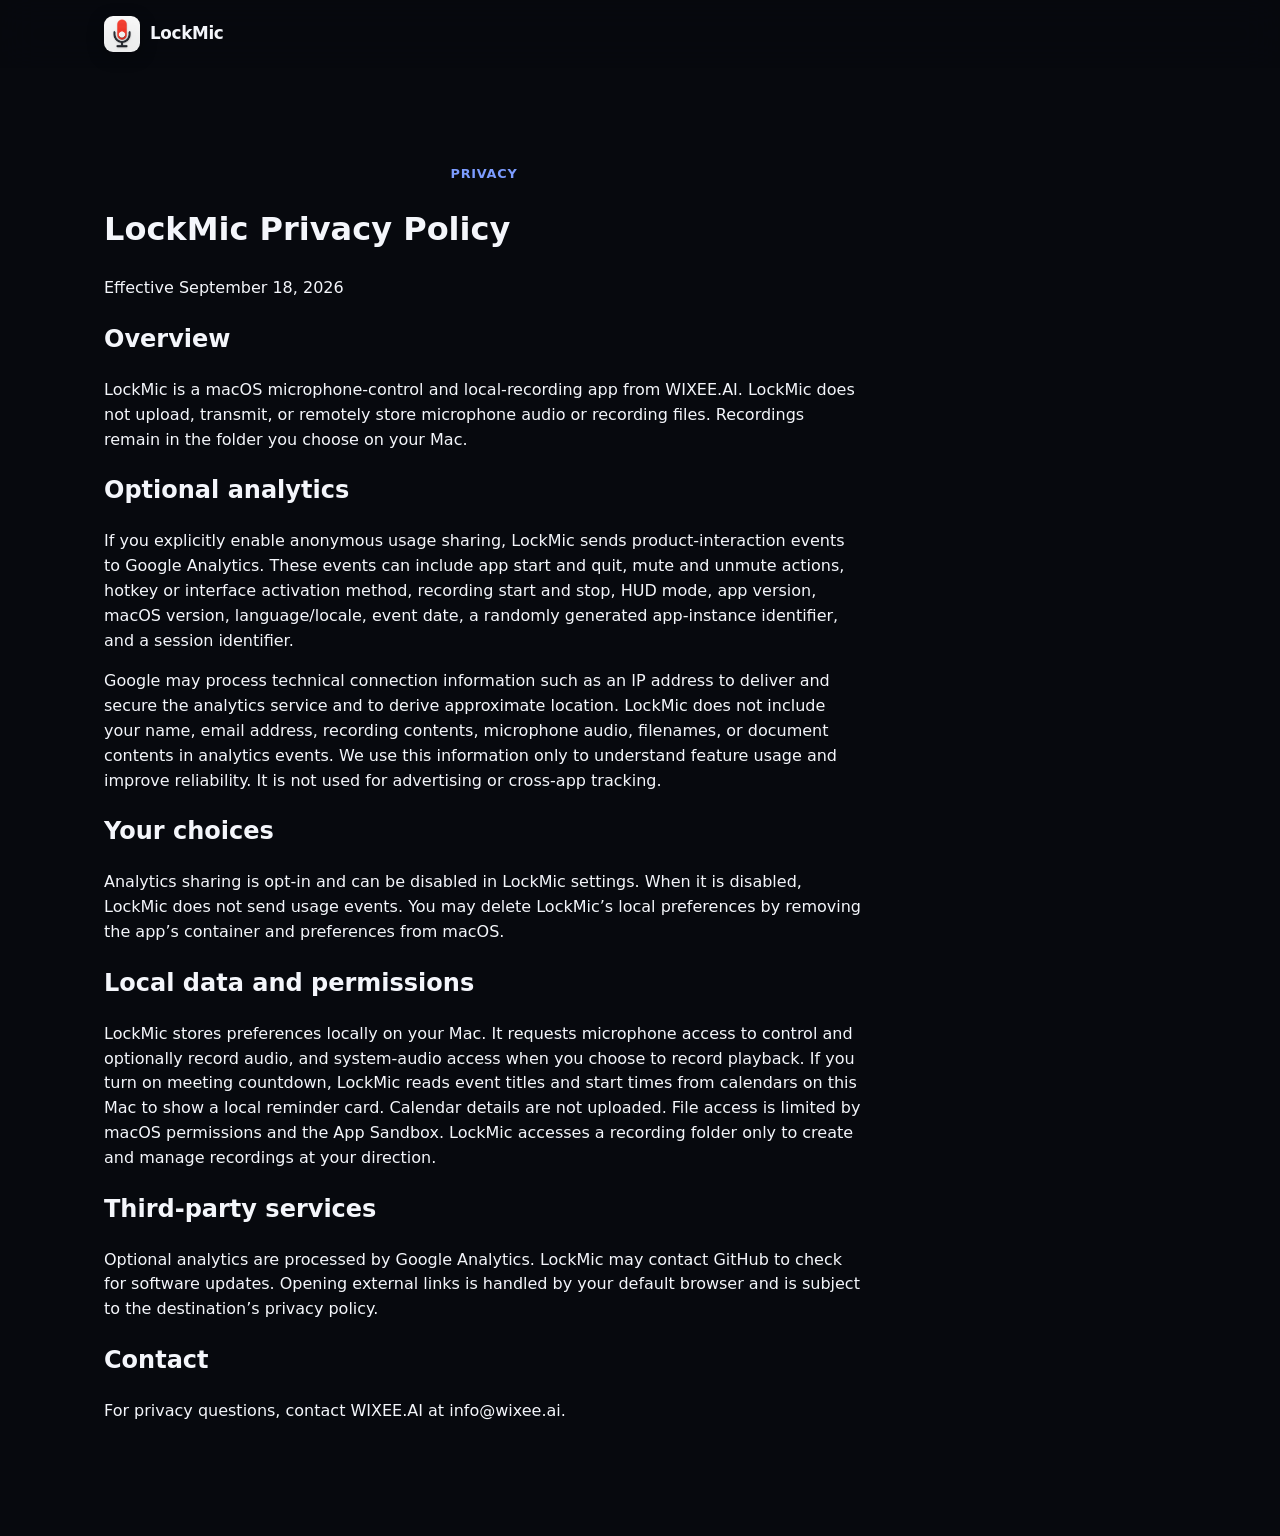
<file: website/public/privacy.html>
<!doctype html>
<html lang="en">
<head>
  <meta charset="utf-8" />
  <meta name="viewport" content="width=device-width, initial-scale=1" />
  <title>LockMic Privacy Policy</title>
  <meta name="description" content="Privacy policy for the LockMic macOS application." />
  <link rel="icon" href="assets/favicon-32-v2.png" sizes="32x32" />
  <link rel="stylesheet" href="styles.css" />
</head>
<body>
  <header class="nav">
    <div class="container nav-inner">
      <a class="brand" href="/" aria-label="LockMic home">
        <img src="assets/logo-v2.png" width="36" height="36" alt="LockMic logo" class="brand-logo" />
        <span class="brand-name">LockMic</span>
      </a>
    </div>
  </header>

  <main class="section">
    <div class="container" style="max-width: 760px">
      <p class="eyebrow">Privacy</p>
      <h1>LockMic Privacy Policy</h1>
      <p>Effective September 18, 2026</p>

      <h2>Overview</h2>
      <p>LockMic is a macOS microphone-control and local-recording app from WIXEE.AI. LockMic does not upload, transmit, or remotely store microphone audio or recording files. Recordings remain in the folder you choose on your Mac.</p>

      <h2>Optional analytics</h2>
      <p>If you explicitly enable anonymous usage sharing, LockMic sends product-interaction events to Google Analytics. These events can include app start and quit, mute and unmute actions, hotkey or interface activation method, recording start and stop, HUD mode, app version, macOS version, language/locale, event date, a randomly generated app-instance identifier, and a session identifier.</p>
      <p>Google may process technical connection information such as an IP address to deliver and secure the analytics service and to derive approximate location. LockMic does not include your name, email address, recording contents, microphone audio, filenames, or document contents in analytics events. We use this information only to understand feature usage and improve reliability. It is not used for advertising or cross-app tracking.</p>

      <h2>Your choices</h2>
      <p>Analytics sharing is opt-in and can be disabled in LockMic settings. When it is disabled, LockMic does not send usage events. You may delete LockMic’s local preferences by removing the app’s container and preferences from macOS.</p>

      <h2>Local data and permissions</h2>
      <p>LockMic stores preferences locally on your Mac. It requests microphone access to control and optionally record audio, and system-audio access when you choose to record playback. If you turn on meeting countdown, LockMic reads event titles and start times from calendars on this Mac to show a local reminder card. Calendar details are not uploaded. File access is limited by macOS permissions and the App Sandbox. LockMic accesses a recording folder only to create and manage recordings at your direction.</p>

      <h2>Third-party services</h2>
      <p>Optional analytics are processed by Google Analytics. LockMic may contact GitHub to check for software updates. Opening external links is handled by your default browser and is subject to the destination’s privacy policy.</p>

      <h2>Contact</h2>
      <p>For privacy questions, contact WIXEE.AI at <a href="mailto:info@wixee.ai?subject=LockMic%20privacy">info@wixee.ai</a>.</p>
    </div>
  </main>
</body>
</html>
</file>
<file: website/public/styles.css>
/* LockMic landing — modern dark product page */
:root {
  --bg: #07090e;
  --bg-elevated: #0e121a;
  --bg-card: rgba(255, 255, 255, 0.035);
  --bg-card-hover: rgba(255, 255, 255, 0.055);
  --border: rgba(255, 255, 255, 0.08);
  --border-strong: rgba(255, 255, 255, 0.14);
  --text: #f4f6fb;
  --text-muted: #9aa3b5;
  --text-dim: #6b7385;
  --accent: #7c9cff;
  --accent-2: #a78bfa;
  --accent-warm: #fb923c;
  --success: #34d399;
  --radius: 16px;
  --radius-sm: 10px;
  --shadow: 0 24px 80px rgba(0, 0, 0, 0.45);
  --nav-h: 68px;
  --max: 1120px;
  --font: "Inter", -apple-system, BlinkMacSystemFont, "Segoe UI", system-ui, sans-serif;
  --ease: cubic-bezier(0.22, 1, 0.36, 1);
}

*,
*::before,
*::after {
  box-sizing: border-box;
}

html {
  scroll-behavior: smooth;
  scroll-padding-top: calc(var(--nav-h) + 16px);
}

body {
  margin: 0;
  font-family: var(--font);
  font-size: 16px;
  line-height: 1.55;
  color: var(--text);
  background: var(--bg);
  -webkit-font-smoothing: antialiased;
  text-rendering: optimizeLegibility;
  overflow-x: hidden;
}

img {
  max-width: 100%;
  display: block;
}

a {
  color: inherit;
  text-decoration: none;
}

button {
  font: inherit;
  cursor: pointer;
  border: 0;
  background: none;
  color: inherit;
}

.skip-link {
  position: absolute;
  left: -999px;
  top: 0;
  background: var(--accent);
  color: #0b0d12;
  padding: 8px 14px;
  z-index: 1000;
  border-radius: 0 0 8px 0;
}
.skip-link:focus {
  left: 0;
}

/* Atmosphere */
.bg-glow {
  pointer-events: none;
  position: fixed;
  inset: -20% -10% auto;
  height: 70vh;
  background:
    radial-gradient(ellipse 50% 60% at 50% 0%, rgba(124, 156, 255, 0.18), transparent 70%),
    radial-gradient(ellipse 40% 50% at 80% 10%, rgba(167, 139, 250, 0.12), transparent 65%),
    radial-gradient(ellipse 35% 40% at 15% 20%, rgba(251, 146, 60, 0.06), transparent 60%);
  z-index: 0;
}

.bg-grid {
  pointer-events: none;
  position: fixed;
  inset: 0;
  background-image:
    linear-gradient(rgba(255, 255, 255, 0.03) 1px, transparent 1px),
    linear-gradient(90deg, rgba(255, 255, 255, 0.03) 1px, transparent 1px);
  background-size: 64px 64px;
  mask-image: radial-gradient(ellipse 80% 60% at 50% 0%, #000 20%, transparent 75%);
  z-index: 0;
  opacity: 0.5;
}

/* Nav */
.nav {
  position: sticky;
  top: 0;
  z-index: 50;
  height: var(--nav-h);
  backdrop-filter: blur(18px) saturate(1.2);
  -webkit-backdrop-filter: blur(18px) saturate(1.2);
  background: rgba(7, 9, 14, 0.72);
  border-bottom: 1px solid transparent;
  transition: border-color 0.3s var(--ease), background 0.3s var(--ease);
}

.nav.scrolled {
  border-bottom-color: var(--border);
  background: rgba(7, 9, 14, 0.88);
}

.nav-inner {
  max-width: var(--max);
  margin: 0 auto;
  height: 100%;
  padding: 0 24px;
  display: flex;
  align-items: center;
  gap: 28px;
}

.brand {
  display: flex;
  align-items: center;
  gap: 10px;
  font-weight: 700;
  letter-spacing: -0.02em;
}

.brand-logo {
  border-radius: 9px;
  box-shadow: 0 4px 16px rgba(0, 0, 0, 0.35);
}

.brand-name {
  font-size: 1.05rem;
}

.nav-links {
  display: flex;
  gap: 22px;
  margin-left: 12px;
}

.nav-links a {
  color: var(--text-muted);
  font-size: 0.92rem;
  font-weight: 500;
  transition: color 0.2s;
}
.nav-links a:hover {
  color: var(--text);
}

.nav-actions {
  margin-left: auto;
  display: flex;
  align-items: center;
  gap: 10px;
}

.nav-toggle {
  display: none;
  width: 40px;
  height: 40px;
  margin-left: auto;
  place-items: center;
  gap: 6px;
  flex-direction: column;
  justify-content: center;
}
.nav-toggle span {
  display: block;
  width: 18px;
  height: 2px;
  background: var(--text);
  border-radius: 2px;
  transition: transform 0.25s var(--ease);
}
.nav-toggle[aria-expanded="true"] span:first-child {
  transform: translateY(4px) rotate(45deg);
}
.nav-toggle[aria-expanded="true"] span:last-child {
  transform: translateY(-4px) rotate(-45deg);
}

.nav-drawer {
  display: none;
  flex-direction: column;
  gap: 4px;
  padding: 8px 20px 20px;
  background: rgba(7, 9, 14, 0.96);
  border-bottom: 1px solid var(--border);
}
.nav-drawer a {
  padding: 12px 10px;
  border-radius: 10px;
  color: var(--text-muted);
  font-weight: 500;
}
.nav-drawer a:hover {
  background: var(--bg-card);
  color: var(--text);
}
.nav-drawer:not([hidden]) {
  display: flex;
}

/* Buttons */
.btn {
  display: inline-flex;
  align-items: center;
  justify-content: center;
  gap: 8px;
  padding: 10px 16px;
  border-radius: 999px;
  font-weight: 600;
  font-size: 0.92rem;
  letter-spacing: -0.01em;
  transition: transform 0.2s var(--ease), background 0.2s, border-color 0.2s, box-shadow 0.2s;
  white-space: nowrap;
}
.btn:hover {
  transform: translateY(-1px);
}
.btn:active {
  transform: translateY(0);
}

.btn-primary {
  background: linear-gradient(135deg, #8ba4ff 0%, #7c9cff 40%, #a78bfa 100%);
  color: #0b0d14;
  box-shadow: 0 8px 28px rgba(124, 156, 255, 0.28);
}
.btn-primary:hover {
  box-shadow: 0 12px 36px rgba(124, 156, 255, 0.38);
}

.btn-secondary {
  background: rgba(255, 255, 255, 0.06);
  border: 1px solid var(--border-strong);
  color: var(--text);
}
.btn-secondary:hover {
  background: rgba(255, 255, 255, 0.1);
}

.btn-ghost {
  color: var(--text-muted);
  padding-inline: 12px;
}
.btn-ghost:hover {
  color: var(--text);
}

.btn-lg {
  padding: 14px 22px;
  font-size: 1rem;
}

/* Layout sections */
main {
  position: relative;
  z-index: 1;
}

.section {
  max-width: var(--max);
  margin: 0 auto;
  padding: 96px 24px;
}

.section-alt {
  max-width: none;
  padding-inline: 0;
  background: linear-gradient(180deg, transparent, rgba(255, 255, 255, 0.02), transparent);
}
.section-alt .section-head,
.section-alt .steps {
  max-width: var(--max);
  margin-inline: auto;
  padding-inline: 24px;
}

.section-head {
  text-align: center;
  max-width: 640px;
  margin: 0 auto 48px;
}
.section-head.left {
  text-align: left;
  margin-left: 0;
  margin-right: 0;
}

.section-head h2,
.hero-title,
.cta-inner h2,
.download-card h2 {
  letter-spacing: -0.035em;
  line-height: 1.12;
  font-weight: 800;
  margin: 0 0 14px;
}

.section-head h2 {
  font-size: clamp(1.85rem, 3.5vw, 2.6rem);
}

.section-lead {
  color: var(--text-muted);
  font-size: 1.05rem;
  margin: 0;
}

.eyebrow {
  display: flex;
  flex-wrap: wrap;
  gap: 8px;
  justify-content: center;
  margin: 0 0 18px;
  font-size: 0.8rem;
  font-weight: 600;
  text-transform: uppercase;
  letter-spacing: 0.06em;
  color: var(--accent);
}
.section-head.left .eyebrow {
  justify-content: flex-start;
}

.pill {
  display: inline-flex;
  align-items: center;
  padding: 5px 10px;
  border-radius: 999px;
  background: rgba(124, 156, 255, 0.12);
  border: 1px solid rgba(124, 156, 255, 0.25);
  color: #c5d3ff;
  text-transform: none;
  letter-spacing: -0.01em;
  font-size: 0.78rem;
}
.pill-soft {
  background: rgba(255, 255, 255, 0.04);
  border-color: var(--border);
  color: var(--text-muted);
}

a.pill {
  text-decoration: none;
  cursor: pointer;
  transition:
    transform 0.22s var(--ease),
    background 0.22s var(--ease),
    border-color 0.22s var(--ease),
    color 0.22s var(--ease),
    box-shadow 0.22s var(--ease);
}
a.pill:hover {
  transform: translateY(-2px);
  color: #e8eeff;
  background: rgba(124, 156, 255, 0.16);
  border-color: rgba(124, 156, 255, 0.45);
  box-shadow:
    0 6px 18px rgba(124, 156, 255, 0.22),
    0 0 0 1px rgba(167, 139, 250, 0.12);
}
a.pill:active {
  transform: translateY(0);
  box-shadow: 0 2px 10px rgba(124, 156, 255, 0.15);
}

.gradient-text {
  background: linear-gradient(120deg, #e8eeff 10%, #7c9cff 45%, #c4b5fd 75%, #fdba74 100%);
  -webkit-background-clip: text;
  background-clip: text;
  color: transparent;
}

/* Hero */
.hero {
  position: relative;
  padding: 48px 24px 8px;
  overflow: clip;
}

.hero-inner {
  position: relative;
  z-index: 1;
  max-width: var(--max);
  margin: 0 auto;
  text-align: center;
}

/* ── Scroll-scrub sticky film ─────────────────────────────────────── */
.scroll-film {
  position: relative;
  margin: 0;
  padding: 0;
}

.scroll-film-track {
  /* Tall track = scroll distance that drives the film 0→1 */
  height: 280vh;
  position: relative;
}

.scroll-film-sticky {
  position: sticky;
  /* Sit below the fixed/sticky nav so film chrome (hint) is never covered */
  top: var(--nav-h);
  min-height: calc(100vh - var(--nav-h));
  min-height: calc(100dvh - var(--nav-h));
  display: flex;
  flex-direction: column;
  justify-content: center;
  padding: 16px 0 28px;
  overflow: clip;
  background: linear-gradient(180deg, transparent, rgba(7, 9, 14, 0.4) 8%, var(--bg) 22%, var(--bg) 78%, transparent);
}

.scroll-film-inner {
  position: relative;
  z-index: 1;
  max-width: var(--max);
  margin: 0 auto;
  padding: 0 24px;
  width: 100%;
}

/* Scroll affordance pinned on the film (always in view while sticky) */
.scroll-film-top {
  position: absolute;
  top: 12px;
  left: 50%;
  z-index: 4;
  transform: translateX(-50%);
  pointer-events: none;
  max-width: calc(100% - 28px);
}

.scroll-film-hint {
  display: inline-flex;
  align-items: center;
  gap: 8px;
  padding: 8px 14px;
  border-radius: 999px;
  font-size: 0.82rem;
  font-weight: 600;
  letter-spacing: -0.01em;
  color: rgba(255, 255, 255, 0.92);
  background: rgba(0, 0, 0, 0.55);
  border: 1px solid rgba(255, 255, 255, 0.14);
  backdrop-filter: blur(12px) saturate(1.15);
  -webkit-backdrop-filter: blur(12px) saturate(1.15);
  box-shadow: 0 8px 24px rgba(0, 0, 0, 0.35);
  white-space: nowrap;
}

.scroll-film-hint::before {
  content: "";
  width: 6px;
  height: 6px;
  border-radius: 50%;
  background: var(--accent);
  box-shadow: 0 0 12px rgba(124, 156, 255, 0.8);
  animation: film-pulse 1.6s ease-in-out infinite;
  flex-shrink: 0;
}

/* Fade hint when fully muted at end of track */
.hero-media[data-film-state="muted"] .scroll-film-hint {
  opacity: 0.72;
}

@keyframes film-pulse {
  0%, 100% { opacity: 0.45; transform: scale(0.9); }
  50% { opacity: 1; transform: scale(1.15); }
}

/* Soft full-bleed motion behind sticky stage (also scrubbed) */
.hero-ambient {
  pointer-events: none;
  position: absolute;
  inset: -5% -15% auto;
  height: 100%;
  z-index: 0;
  opacity: 0.32;
  filter: blur(36px) saturate(1.2);
  mask-image: radial-gradient(ellipse 70% 60% at 50% 45%, #000 10%, transparent 72%);
  -webkit-mask-image: radial-gradient(ellipse 70% 60% at 50% 45%, #000 10%, transparent 72%);
  transition: opacity 0.15s linear;
}
.hero-ambient-video {
  width: 100%;
  height: 100%;
  object-fit: cover;
  object-position: center 40%;
  transform: scale(1.15);
}

/* Progress chrome on the film */
.scroll-film-chrome {
  position: absolute;
  left: 16px;
  right: 16px;
  bottom: 16px;
  z-index: 3;
  display: flex;
  flex-direction: column;
  gap: 10px;
  pointer-events: none;
  max-width: calc(100% - 160px);
}

.scroll-film-state {
  display: inline-flex;
  align-items: center;
  gap: 8px;
  align-self: flex-start;
  padding: 6px 12px;
  border-radius: 999px;
  font-size: 0.78rem;
  font-weight: 700;
  letter-spacing: 0.04em;
  text-transform: uppercase;
  color: #e8eeff;
  background: rgba(0, 0, 0, 0.55);
  border: 1px solid rgba(255, 255, 255, 0.12);
  backdrop-filter: blur(10px);
  -webkit-backdrop-filter: blur(10px);
}

.scroll-film-dot {
  width: 8px;
  height: 8px;
  border-radius: 50%;
  background: #34d399;
  box-shadow: 0 0 10px rgba(52, 211, 153, 0.7);
  transition: background 0.25s, box-shadow 0.25s;
}
.scroll-film-dot[data-state="locking"] {
  background: #fbbf24;
  box-shadow: 0 0 10px rgba(251, 191, 36, 0.7);
}
.scroll-film-dot[data-state="muted"] {
  background: #fb923c;
  box-shadow: 0 0 10px rgba(251, 146, 60, 0.75);
}

.scroll-film-bar {
  height: 3px;
  border-radius: 999px;
  background: rgba(255, 255, 255, 0.12);
  overflow: hidden;
}
.scroll-film-bar-fill {
  height: 100%;
  width: 100%;
  transform-origin: left center;
  transform: scaleX(0);
  border-radius: inherit;
  background: linear-gradient(90deg, #7c9cff, #a78bfa 50%, #fb923c);
  will-change: transform;
}

.hero-media[data-film-state="muted"] {
  box-shadow:
    var(--shadow),
    0 0 0 1px rgba(251, 146, 60, 0.18),
    inset 0 1px 0 rgba(255, 255, 255, 0.06);
}
.hero-media[data-film-state="live"] {
  box-shadow:
    var(--shadow),
    0 0 0 1px rgba(52, 211, 153, 0.12),
    inset 0 1px 0 rgba(255, 255, 255, 0.06);
}

.hero-title {
  font-size: clamp(2.6rem, 7vw, 4.4rem);
  margin-bottom: 20px;
}

.hero-lead {
  max-width: 560px;
  margin: 0 auto 28px;
  color: var(--text-muted);
  font-size: clamp(1.05rem, 2vw, 1.2rem);
  line-height: 1.6;
}

.hero-cta {
  display: flex;
  flex-wrap: wrap;
  gap: 12px;
  justify-content: center;
  margin-bottom: 22px;
}

.hero-meta {
  display: flex;
  flex-wrap: wrap;
  align-items: center;
  justify-content: center;
  gap: 10px 14px;
  color: var(--text-dim);
  font-size: 0.88rem;
  font-weight: 500;
  margin: 0 0 48px;
}
.hero-meta .dot {
  width: 4px;
  height: 4px;
  border-radius: 50%;
  background: var(--text-dim);
  opacity: 0.6;
}

.hero-stage {
  position: relative;
  max-width: 960px;
  margin: 0 auto;
  min-height: 280px;
}

.stage-glow {
  position: absolute;
  inset: 6% 8%;
  background:
    radial-gradient(circle at 50% 45%, rgba(124, 156, 255, 0.28), transparent 62%),
    radial-gradient(circle at 70% 40%, rgba(251, 146, 60, 0.12), transparent 55%);
  filter: blur(32px);
  pointer-events: none;
}

/* Cinematic hero film — video is the product stage */
.hero-media {
  position: relative;
  border-radius: 24px;
  border: 1px solid rgba(255, 255, 255, 0.12);
  background: #05070c;
  box-shadow:
    var(--shadow),
    0 0 0 1px rgba(124, 156, 255, 0.08),
    inset 0 1px 0 rgba(255, 255, 255, 0.06);
  overflow: hidden;
  aspect-ratio: 16 / 9;
  isolation: isolate;
}

.hero-video {
  display: block;
  position: absolute;
  inset: 0;
  z-index: 0;
  width: 100%;
  height: 100%;
  object-fit: cover;
  object-position: center;
  background: #05070c;
}

.hero-media::after {
  content: "";
  position: absolute;
  inset: 0;
  z-index: 1;
  pointer-events: none;
  background:
    linear-gradient(180deg, rgba(5, 7, 12, 0.12) 0%, transparent 30%, transparent 68%, rgba(5, 7, 12, 0.5) 100%),
    radial-gradient(ellipse 80% 70% at 50% 45%, transparent 45%, rgba(5, 7, 12, 0.28) 100%);
}

/* Compact demo chrome — leaves the film readable */
.hero-demo {
  position: absolute;
  right: 18px;
  bottom: 18px;
  z-index: 3;
  display: flex;
  align-items: flex-end;
  gap: 12px;
  pointer-events: none;
}
.hero-demo .mb-mic,
.hero-demo .hud-card {
  pointer-events: auto;
}
.hero-demo-menubar {
  margin-bottom: 10px;
  width: 36px;
  height: 28px;
  border-radius: 8px;
  background: rgba(0, 0, 0, 0.55);
  backdrop-filter: blur(10px);
  -webkit-backdrop-filter: blur(10px);
  border: 1px solid rgba(255, 255, 255, 0.1);
}
.hero-demo-hud {
  width: 128px;
  min-height: 128px;
  padding: 18px 14px 12px;
  border-radius: 28px;
  background: rgba(0, 0, 0, 0.68);
  border-color: rgba(255, 255, 255, 0.16);
  box-shadow: 0 16px 40px rgba(0, 0, 0, 0.5);
  backdrop-filter: blur(14px) saturate(1.15);
  -webkit-backdrop-filter: blur(14px) saturate(1.15);
}
.hero-demo-hud .hud-icon {
  width: 52px;
  height: 52px;
  margin-bottom: 4px;
}
.hero-demo-hud .hud-icon svg {
  width: 40px;
  height: 40px;
}
.hero-demo-hud .hud-label {
  font-size: 0.85rem;
}
.hero-demo-hud .hud-hint {
  margin-top: 4px;
  font-size: 0.62rem;
}

.menu-mock {
  position: relative;
  border-radius: 20px;
  border: 1px solid var(--border-strong);
  background: linear-gradient(165deg, rgba(255, 255, 255, 0.06), rgba(255, 255, 255, 0.02));
  box-shadow: var(--shadow);
  overflow: hidden;
  min-height: 300px;
  backdrop-filter: blur(8px);
}

.menu-bar-fake {
  display: flex;
  align-items: center;
  gap: 7px;
  padding: 12px 16px;
  background: rgba(0, 0, 0, 0.35);
  border-bottom: 1px solid var(--border);
}
.mb-dot {
  width: 10px;
  height: 10px;
  border-radius: 50%;
  background: #3a3f4b;
}
.mb-dot:nth-child(1) { background: #ff5f57; }
.mb-dot:nth-child(2) { background: #febc2e; }
.mb-dot:nth-child(3) { background: #28c840; }
.mb-spacer { flex: 1; }
.mb-mic {
  appearance: none;
  border: none;
  font: inherit;
  color: var(--accent-warm);
  display: grid;
  place-items: center;
  width: 28px;
  height: 22px;
  border-radius: 6px;
  background: rgba(251, 146, 60, 0.12);
  cursor: pointer;
  transition: background 0.2s, transform 0.15s var(--ease), box-shadow 0.2s;
}
.mb-mic:hover {
  background: rgba(251, 146, 60, 0.22);
}
.mb-mic:focus-visible {
  outline: 2px solid var(--accent);
  outline-offset: 2px;
}
.mb-mic:active {
  transform: scale(0.92);
}
.mb-mic:not(.is-muted) {
  color: #86efac;
  background: rgba(52, 211, 153, 0.14);
}
.mb-mic:not(.is-muted) .mb-mic-slash {
  display: none;
}

/* Legacy float wrapper (kept for any residual markup) */
.hud-float-wrap {
  position: absolute;
  left: 50%;
  top: 54%;
  transform: translate(-50%, -50%);
  animation: float 5s ease-in-out infinite;
  z-index: 2;
}

.hero-demo-hud {
  animation: float-plain 5.5s ease-in-out infinite;
}

.hud-card {
  appearance: none;
  display: block;
  width: 160px;
  min-height: 160px;
  margin: 0;
  padding: 28px 20px 18px;
  border-radius: 36px;
  border: 1px solid rgba(255, 255, 255, 0.12);
  background: rgba(0, 0, 0, 0.58);
  box-shadow: 0 20px 50px rgba(0, 0, 0, 0.4);
  text-align: center;
  color: #fff;
  font: inherit;
  cursor: pointer;
  transition:
    background 0.22s var(--ease),
    border-color 0.22s,
    box-shadow 0.22s,
    transform 0.18s var(--ease);
}
.hud-card:hover {
  border-color: rgba(255, 255, 255, 0.28);
  box-shadow: 0 24px 56px rgba(0, 0, 0, 0.5), 0 0 0 1px rgba(255, 255, 255, 0.06);
  transform: scale(1.03);
}
.hud-card:focus-visible {
  outline: 2px solid rgba(124, 156, 255, 0.9);
  outline-offset: 4px;
}
.hud-card:active {
  transform: scale(0.96);
}
.hud-card.is-muted {
  background: rgba(0, 0, 0, 0.62);
}
.hud-card:not(.is-muted) {
  background: rgba(0, 0, 0, 0.5);
  border-color: rgba(52, 211, 153, 0.28);
}
.hud-card.is-flash {
  animation: hud-flash 0.35s ease-out;
}

.hud-icon {
  width: 72px;
  height: 72px;
  margin: 0 auto 8px;
  border-radius: 18px;
  display: grid;
  place-items: center;
  /* Real HUD: symbol sits directly on the panel, no nested well */
  background: transparent;
}
.hud-icon svg {
  display: block;
  width: 56px;
  height: 56px;
  color: #fff;
}
.hud-label {
  display: block;
  margin: 0;
  font-weight: 600;
  font-size: 0.95rem;
  letter-spacing: -0.02em;
  color: rgba(255, 255, 255, 0.95);
}
.hud-hint {
  display: block;
  margin-top: 8px;
  font-size: 0.68rem;
  font-weight: 600;
  letter-spacing: 0.06em;
  text-transform: uppercase;
  color: rgba(255, 255, 255, 0.42);
}
.hud-demo-caption {
  margin: 16px 0 0;
  text-align: center;
  font-size: 0.88rem;
  font-weight: 500;
  color: var(--text-dim);
}

@keyframes hud-flash {
  0% {
    box-shadow: 0 0 0 0 rgba(255, 255, 255, 0.35), 0 20px 50px rgba(0, 0, 0, 0.4);
  }
  100% {
    box-shadow: 0 0 0 12px rgba(255, 255, 255, 0), 0 20px 50px rgba(0, 0, 0, 0.4);
  }
}

.app-icon-float {
  position: absolute;
  right: 8%;
  bottom: 12%;
  width: 100px;
  filter: drop-shadow(0 18px 30px rgba(0, 0, 0, 0.5));
  animation: float 6s ease-in-out 0.6s infinite;
}
.app-icon-float img {
  border-radius: 24px;
  width: 100px;
  height: 100px;
}

@keyframes float {
  0%, 100% { transform: translate(-50%, -50%) translateY(0); }
  50% { transform: translate(-50%, -50%) translateY(-10px); }
}
.app-icon-float {
  animation-name: float-plain;
}
@keyframes float-plain {
  0%, 100% { transform: translateY(0); }
  50% { transform: translateY(-12px); }
}

@media (prefers-reduced-motion: reduce) {
  .hud-float-wrap {
    animation: none;
  }
  .hud-card.is-flash {
    animation: none;
  }
}

/* Strip */
.strip {
  border-block: 1px solid var(--border);
  background: rgba(255, 255, 255, 0.015);
}
.strip-inner {
  max-width: var(--max);
  margin: 0 auto;
  padding: 28px 24px;
  display: grid;
  grid-template-columns: repeat(4, 1fr);
  gap: 20px;
}
.strip-item {
  display: flex;
  flex-direction: column;
  gap: 4px;
}
.strip-item strong {
  font-size: 0.95rem;
  letter-spacing: -0.02em;
}
.strip-item span {
  color: var(--text-dim);
  font-size: 0.85rem;
}

/* Features */
.feature-grid {
  display: grid;
  grid-template-columns: repeat(3, 1fr);
  gap: 16px;
}

.feature-card {
  padding: 24px;
  border-radius: var(--radius);
  background: var(--bg-card);
  border: 1px solid var(--border);
  transition: background 0.25s, border-color 0.25s, transform 0.25s var(--ease);
}
.feature-card:hover {
  background: var(--bg-card-hover);
  border-color: var(--border-strong);
  transform: translateY(-3px);
}
.feature-icon {
  width: 52px;
  height: 52px;
  display: grid;
  place-items: center;
  border-radius: 14px;
  background:
    linear-gradient(160deg, rgba(124, 156, 255, 0.16), rgba(124, 156, 255, 0.06));
  border: 1px solid rgba(124, 156, 255, 0.22);
  margin-bottom: 18px;
  color: #d4dfff;
  box-shadow: inset 0 1px 0 rgba(255, 255, 255, 0.06);
  transition:
    color 0.22s var(--ease),
    background 0.22s var(--ease),
    border-color 0.22s var(--ease),
    box-shadow 0.22s var(--ease),
    transform 0.22s var(--ease);
}
.feature-icon-svg {
  width: 26px;
  height: 26px;
  display: block;
  overflow: visible;
}
.feature-icon-accent {
  stroke: var(--accent-warm);
}
.feature-card:hover .feature-icon {
  color: #f0f4ff;
  background:
    linear-gradient(160deg, rgba(124, 156, 255, 0.24), rgba(167, 139, 250, 0.1));
  border-color: rgba(124, 156, 255, 0.45);
  box-shadow:
    inset 0 1px 0 rgba(255, 255, 255, 0.08),
    0 8px 20px rgba(124, 156, 255, 0.12);
  transform: translateY(-1px);
}
.feature-card h3 {
  margin: 0 0 8px;
  font-size: 1.1rem;
  letter-spacing: -0.02em;
}
.feature-new {
  display: inline-block;
  margin-left: 6px;
  padding: 2px 7px;
  border-radius: 999px;
  font-size: 0.68rem;
  font-weight: 650;
  letter-spacing: 0;
  vertical-align: middle;
  color: #c5d3ff;
  background: rgba(124, 156, 255, 0.14);
  border: 1px solid rgba(124, 156, 255, 0.28);
}
.feature-card p {
  margin: 0;
  color: var(--text-muted);
  font-size: 0.95rem;
}

/* Steps */
.steps {
  list-style: none;
  margin: 0;
  padding: 0 24px 8px;
  display: grid;
  gap: 14px;
  max-width: var(--max);
  margin-inline: auto;
}

.step {
  display: grid;
  grid-template-columns: auto 1fr;
  gap: 20px;
  align-items: start;
  padding: 22px 24px;
  border-radius: var(--radius);
  background: var(--bg-card);
  border: 1px solid var(--border);
}
.step-num {
  font-weight: 800;
  font-size: 0.85rem;
  letter-spacing: 0.08em;
  color: var(--accent);
  padding-top: 4px;
}
.step h3 {
  margin: 0 0 6px;
  font-size: 1.1rem;
  letter-spacing: -0.02em;
}
.step p {
  margin: 0;
  color: var(--text-muted);
}

/* Hotkeys */
.hotkeys-layout {
  display: grid;
  grid-template-columns: 1fr 1.05fr;
  gap: 48px;
  align-items: center;
}

.keys-panel {
  border-radius: var(--radius);
  border: 1px solid var(--border);
  background: var(--bg-elevated);
  overflow: hidden;
  box-shadow: var(--shadow);
}

.key-row {
  display: flex;
  flex-wrap: wrap;
  align-items: center;
  gap: 8px;
  padding: 16px 20px;
  border-bottom: 1px solid var(--border);
}
.key-row:last-child {
  border-bottom: 0;
}
.key-row > span:first-child {
  flex: 1;
  min-width: 120px;
  font-weight: 500;
  font-size: 0.95rem;
}
.key-row em {
  width: 100%;
  font-style: normal;
  font-size: 0.75rem;
  color: var(--text-dim);
  margin-top: 2px;
}
.muted-row {
  opacity: 0.85;
}

kbd {
  display: inline-flex;
  align-items: center;
  justify-content: center;
  min-width: 28px;
  height: 28px;
  padding: 0 8px;
  border-radius: 7px;
  background: rgba(255, 255, 255, 0.06);
  border: 1px solid var(--border-strong);
  box-shadow: 0 2px 0 rgba(0, 0, 0, 0.35);
  font-family: ui-monospace, SFMono-Regular, Menlo, Monaco, Consolas, monospace;
  font-size: 0.78rem;
  font-weight: 600;
  color: var(--text);
}

/* Rate / like-dislike */
.rate-card {
  max-width: 720px;
  margin: 0 auto;
  text-align: center;
  padding: clamp(36px, 6vw, 56px) clamp(20px, 5vw, 48px);
  border-radius: 28px;
  border: 1px solid var(--border-strong);
  background:
    radial-gradient(ellipse 90% 80% at 50% -10%, rgba(124, 156, 255, 0.16), transparent 55%),
    radial-gradient(ellipse 50% 40% at 100% 100%, rgba(167, 139, 250, 0.08), transparent 50%),
    linear-gradient(180deg, rgba(255, 255, 255, 0.05), rgba(255, 255, 255, 0.02));
  box-shadow: var(--shadow);
}
.rate-card .eyebrow {
  justify-content: center;
}
.rate-card h2 {
  font-size: clamp(1.75rem, 3.5vw, 2.35rem);
  margin-bottom: 10px;
}
.rate-lead {
  margin: 0 auto 32px;
  max-width: 420px;
  font-size: 1.05rem;
}
.rate-actions {
  display: flex;
  flex-wrap: wrap;
  gap: 20px;
  justify-content: center;
}
.rate-btn {
  display: flex;
  flex-direction: column;
  align-items: center;
  justify-content: center;
  gap: 10px;
  min-width: min(200px, 42vw);
  min-height: 168px;
  padding: 28px 32px 24px;
  border-radius: 22px;
  border: 1px solid var(--border-strong);
  background: rgba(0, 0, 0, 0.35);
  color: var(--text);
  cursor: pointer;
  transition: transform 0.22s var(--ease), border-color 0.22s, background 0.22s, box-shadow 0.22s;
}
.rate-btn:hover:not(:disabled) {
  transform: translateY(-4px) scale(1.02);
  border-color: rgba(255, 255, 255, 0.28);
  box-shadow: 0 16px 40px rgba(0, 0, 0, 0.35);
}
.rate-btn:disabled {
  cursor: default;
}
.rate-btn.is-selected.rate-like {
  border-color: rgba(52, 211, 153, 0.65);
  background: linear-gradient(165deg, rgba(52, 211, 153, 0.18), rgba(52, 211, 153, 0.06));
  box-shadow: 0 0 0 1px rgba(52, 211, 153, 0.2), 0 12px 36px rgba(52, 211, 153, 0.12);
}
.rate-btn.is-selected.rate-dislike {
  border-color: rgba(248, 113, 113, 0.6);
  background: linear-gradient(165deg, rgba(248, 113, 113, 0.16), rgba(248, 113, 113, 0.05));
  box-shadow: 0 0 0 1px rgba(248, 113, 113, 0.18), 0 12px 36px rgba(248, 113, 113, 0.1);
}
.rate-emoji {
  font-size: clamp(2.4rem, 5vw, 3rem);
  line-height: 1;
  filter: drop-shadow(0 4px 12px rgba(0, 0, 0, 0.35));
}
.rate-label {
  font-weight: 700;
  font-size: 1.05rem;
  letter-spacing: -0.02em;
  text-transform: uppercase;
  font-size: 0.8rem;
  letter-spacing: 0.08em;
  color: var(--text-muted);
}
.rate-count {
  font-variant-numeric: tabular-nums;
  font-weight: 800;
  font-size: clamp(2rem, 5vw, 2.75rem);
  letter-spacing: -0.03em;
  line-height: 1;
  color: var(--text);
  min-height: 1.28em;
  min-width: 3.2em;
  display: inline-flex;
  align-items: center;
  justify-content: center;
}
.rate-count.is-loading,
.rate-count.is-empty {
  min-width: 3.6em;
}
.rate-count.is-empty {
  font-family: inherit;
  font-weight: 600;
  font-size: 1.25rem;
  letter-spacing: 0.04em;
  color: var(--text-dim);
}

/* Odometer-shaped skeleton while counts load */
.rate-count-skeleton {
  display: inline-flex;
  align-items: center;
  justify-content: center;
  gap: var(--odo-gap, 0.12em);
}
.rate-skel-digit {
  width: var(--odo-w, 0.78em);
  height: var(--odo-h, 1.28em);
  border-radius: var(--odo-radius, 0.2em);
  background:
    linear-gradient(
      100deg,
      rgba(255, 255, 255, 0.04) 20%,
      rgba(255, 255, 255, 0.16) 45%,
      rgba(255, 255, 255, 0.04) 70%
    ),
    linear-gradient(180deg, rgba(255, 255, 255, 0.06), transparent 30%, transparent 70%, rgba(0, 0, 0, 0.3)),
    #141824;
  background-size: 220% 100%, 100% 100%, 100% 100%;
  background-position: 100% 0, 0 0, 0 0;
  box-shadow:
    0 8px 18px rgba(0, 0, 0, 0.35),
    inset 0 0 0 1px rgba(255, 255, 255, 0.08);
  animation: rate-skel-shimmer 1.15s ease-in-out infinite;
}
.rate-like .rate-skel-digit {
  background-color: #101a16;
}
.rate-dislike .rate-skel-digit {
  background-color: #1a1214;
}
.rate-skel-digit:nth-child(2) {
  animation-delay: 0.12s;
}
.rate-skel-digit:nth-child(3) {
  animation-delay: 0.24s;
}
.rate-skel-digit:nth-child(4) {
  animation-delay: 0.36s;
}
@keyframes rate-skel-shimmer {
  0% {
    background-position: 120% 0, 0 0, 0 0;
    opacity: 0.55;
    transform: translateY(0);
  }
  50% {
    background-position: -20% 0, 0 0, 0 0;
    opacity: 1;
    transform: translateY(-1px);
  }
  100% {
    background-position: -120% 0, 0 0, 0 0;
    opacity: 0.55;
    transform: translateY(0);
  }
}
@media (prefers-reduced-motion: reduce) {
  .rate-skel-digit {
    animation: none;
    opacity: 0.65;
  }
}
.rate-btn.is-selected .rate-label {
  color: var(--text);
}

/* Odometer-style digit rollers (full digits, smooth flip) */
.flip-counter {
  --odo-h: 1.28em;
  --odo-w: 0.78em;
  --odo-gap: 0.12em;
  --odo-radius: 0.2em;
  --odo-face: #141824;
  --odo-ink: #f4f6fb;
  display: inline-flex;
  align-items: center;
  justify-content: center;
  gap: var(--odo-gap);
  font-family: ui-monospace, "SF Mono", "Roboto Mono", Menlo, Monaco, Consolas, monospace;
  font-weight: 700;
  font-variant-numeric: tabular-nums;
  user-select: none;
  line-height: 1;
}
.odo-digit {
  position: relative;
  width: var(--odo-w);
  height: var(--odo-h);
  border-radius: var(--odo-radius);
  overflow: hidden;
  background:
    linear-gradient(180deg, rgba(255, 255, 255, 0.08), transparent 28%, transparent 72%, rgba(0, 0, 0, 0.35)),
    var(--odo-face);
  box-shadow:
    0 8px 18px rgba(0, 0, 0, 0.4),
    inset 0 0 0 1px rgba(255, 255, 255, 0.08);
}
.odo-digit.is-comma {
  width: 0.34em;
  background: transparent;
  box-shadow: none;
  overflow: visible;
  display: flex;
  align-items: flex-end;
  justify-content: center;
  padding-bottom: 0.08em;
  color: var(--text-muted);
  font-size: 0.78em;
  font-weight: 800;
}
/* subtle vignette so digits read cleanly */
.odo-digit:not(.is-comma)::before {
  content: "";
  position: absolute;
  inset: 0;
  z-index: 2;
  pointer-events: none;
  border-radius: inherit;
  box-shadow: inset 0 0 0 1px rgba(255, 255, 255, 0.04);
  background: linear-gradient(
    180deg,
    rgba(0, 0, 0, 0.25) 0%,
    transparent 18%,
    transparent 82%,
    rgba(0, 0, 0, 0.35) 100%
  );
}
/* center hairline for “mechanical” look */
.odo-digit:not(.is-comma)::after {
  content: "";
  position: absolute;
  left: 6%;
  right: 6%;
  top: 50%;
  height: 1px;
  z-index: 3;
  background: rgba(255, 255, 255, 0.08);
  pointer-events: none;
}
.odo-ribbon {
  position: absolute;
  left: 0;
  top: 0;
  width: 100%;
  display: flex;
  flex-direction: column;
  will-change: transform;
  transition: transform 0.7s cubic-bezier(0.2, 0.85, 0.25, 1);
  color: var(--odo-ink);
  z-index: 1;
}
.odo-ribbon span {
  display: flex;
  align-items: center;
  justify-content: center;
  width: 100%;
  height: var(--odo-h);
  flex: 0 0 var(--odo-h);
  font-size: 0.92em;
  font-weight: 800;
  letter-spacing: -0.02em;
}
.rate-like .odo-digit:not(.is-comma) {
  --odo-face: #101a16;
}
.rate-dislike .odo-digit:not(.is-comma) {
  --odo-face: #1a1214;
}
/* Digit tiles only — commas must stay borderless (selected state used to paint a green box on ",") */
.rate-btn.is-selected.rate-like .odo-digit:not(.is-comma) {
  --odo-ink: #ecfdf5;
  box-shadow:
    0 8px 20px rgba(16, 185, 129, 0.2),
    inset 0 0 0 1px rgba(52, 211, 153, 0.25);
}
.rate-btn.is-selected.rate-dislike .odo-digit:not(.is-comma) {
  --odo-ink: #fef2f2;
  box-shadow:
    0 8px 20px rgba(248, 113, 113, 0.18),
    inset 0 0 0 1px rgba(248, 113, 113, 0.22);
}
.rate-btn.is-selected .odo-digit.is-comma {
  background: transparent;
  box-shadow: none;
}

@media (prefers-reduced-motion: reduce) {
  .odo-ribbon {
    transition: none;
  }
}
.rate-remove {
  display: inline-flex;
  align-items: center;
  justify-content: center;
  margin: 20px auto 0;
  padding: 8px 16px;
  border: 1px solid var(--border-strong);
  border-radius: 999px;
  background: rgba(0, 0, 0, 0.25);
  color: var(--text-muted);
  font-size: 0.85rem;
  font-weight: 600;
  letter-spacing: 0.02em;
  cursor: pointer;
  transition: color 0.2s, border-color 0.2s, background 0.2s, transform 0.2s var(--ease);
}
.rate-remove:hover:not(:disabled) {
  color: var(--text);
  border-color: rgba(255, 255, 255, 0.28);
  background: rgba(255, 255, 255, 0.06);
  transform: translateY(-1px);
}
.rate-remove:disabled {
  opacity: 0.55;
  cursor: default;
}
.rate-remove[hidden] {
  display: none;
}
.rate-status {
  min-height: 1.5em;
  margin: 14px 0 0;
  font-size: 1rem;
  font-weight: 600;
  color: var(--accent);
}
.rate-note {
  margin: 16px 0 0;
  font-size: 0.9rem;
  color: var(--text-dim);
}
.rate-note a {
  color: var(--text-muted);
  text-decoration: underline;
  text-underline-offset: 3px;
}
.rate-note a:hover {
  color: var(--text);
}

@media (max-width: 480px) {
  .rate-actions {
    flex-direction: column;
    align-items: stretch;
  }
  .rate-btn {
    min-width: 0;
    width: 100%;
    min-height: 140px;
  }
}

/* Download */
.section-download {
  padding-top: 48px;
}

.download-card {
  text-align: center;
  padding: 48px clamp(16px, 4vw, 32px);
  border-radius: 24px;
  border: 1px solid var(--border-strong);
  background:
    radial-gradient(ellipse 80% 80% at 50% 0%, rgba(124, 156, 255, 0.12), transparent 55%),
    linear-gradient(180deg, rgba(255, 255, 255, 0.05), rgba(255, 255, 255, 0.02));
  box-shadow: var(--shadow);
  /* Allow nested pre/code to shrink and wrap instead of overflowing */
  min-width: 0;
  overflow: hidden;
}

.download-icon {
  margin: 0 auto 20px;
  border-radius: 22px;
  box-shadow: 0 16px 40px rgba(0, 0, 0, 0.4);
}

.download-card h2 {
  font-size: clamp(1.8rem, 3vw, 2.3rem);
}

.download-card > p {
  color: var(--text-muted);
  max-width: 440px;
  margin: 0 auto 24px;
}

.download-actions {
  margin-bottom: 14px;
}

.download-actions .btn {
  min-width: min(100%, 320px);
}

.download-note {
  margin: 0 auto 8px !important;
  font-size: 0.9rem;
}

.alternative-installs {
  max-width: 640px;
  margin: 28px auto 0;
  border-top: 1px solid var(--border);
  padding-top: 18px;
  text-align: left;
}

.alternative-installs summary {
  width: fit-content;
  margin: 0 auto;
  color: var(--text-dim);
  font-size: 0.85rem;
  cursor: pointer;
}

.alternative-installs summary:hover {
  color: var(--text);
}

.alternative-installs-body {
  padding-top: 18px;
  text-align: center;
}

.alternative-installs-body > .btn {
  margin-right: 12px;
}

.source-link {
  color: var(--text-muted);
  font-size: 0.85rem;
  text-decoration: underline;
  text-underline-offset: 3px;
}

.alternative-note {
  margin: 0 auto !important;
  font-size: 0.8rem;
}

.code-block {
  width: 100%;
  max-width: 640px;
  margin: 18px auto;
  text-align: left;
  border-radius: 14px;
  border: 1px solid var(--border);
  background: rgba(0, 0, 0, 0.4);
  overflow: hidden;
}

.code-header {
  display: flex;
  align-items: center;
  justify-content: space-between;
  gap: 12px;
  padding: 10px 14px;
  border-bottom: 1px solid var(--border);
  font-size: 0.8rem;
  font-weight: 600;
  color: var(--text-dim);
}

.copy-btn {
  flex-shrink: 0;
  padding: 4px 10px;
  border-radius: 6px;
  background: rgba(255, 255, 255, 0.06);
  border: 1px solid var(--border);
  font-size: 0.75rem;
  font-weight: 600;
  color: var(--text-muted);
  transition: background 0.2s, color 0.2s;
}
.copy-btn:hover,
.copy-btn.copied {
  background: rgba(124, 156, 255, 0.15);
  color: var(--text);
}

.code-block pre {
  margin: 0;
  padding: 16px 18px;
  overflow-x: auto;
  -webkit-overflow-scrolling: touch;
  max-width: 100%;
}
.code-block code {
  display: block;
  font-family: ui-monospace, SFMono-Regular, Menlo, Monaco, Consolas, monospace;
  font-size: clamp(0.72rem, 2.4vw, 0.85rem);
  line-height: 1.55;
  color: #d4e0ff;
  /* Full command visible: wrap long URLs instead of clipping */
  white-space: pre-wrap;
  overflow-wrap: anywhere;
  word-break: break-word;
}

.code-note {
  margin: 0;
  padding: 0 16px 14px;
  font-size: 0.78rem;
  color: var(--text-dim);
  overflow-wrap: anywhere;
  line-height: 1.45;
}

.code-note code {
  font-family: ui-monospace, SFMono-Regular, Menlo, Monaco, Consolas, monospace;
  font-size: 0.92em;
  color: #d4e0ff;
}

.download-req {
  margin: 0;
  font-size: 0.85rem;
  color: var(--text-dim);
}

.download-card > .download-req {
  margin: 0 auto;
}

.update-dmg {
  width: 100%;
  max-width: 640px;
  margin: 0 auto 18px;
  text-align: left;
  border-radius: 14px;
  border: 1px solid var(--border);
  background: rgba(0, 0, 0, 0.28);
  padding: 14px 18px 16px;
}

.update-dmg-title {
  margin: 0 0 10px;
  font-size: 0.8rem;
  font-weight: 600;
  color: var(--text-dim);
}

.update-dmg-steps {
  margin: 0;
  padding-left: 1.2em;
  color: var(--text-muted);
  font-size: 0.9rem;
  line-height: 1.55;
}

.update-dmg-steps li {
  margin-bottom: 8px;
}

.update-dmg-steps li:last-child {
  margin-bottom: 0;
}

.update-dmg-steps a {
  color: var(--accent);
  text-decoration: underline;
  text-underline-offset: 2px;
}

.update-dmg-steps code {
  font-family: ui-monospace, SFMono-Regular, Menlo, Monaco, Consolas, monospace;
  font-size: 0.82em;
  color: #d4e0ff;
  overflow-wrap: anywhere;
  word-break: break-word;
}

/* FAQ */
.faq-list {
  max-width: 720px;
  margin: 0 auto;
  display: grid;
  gap: 10px;
}

.faq-item {
  border-radius: var(--radius-sm);
  border: 1px solid var(--border);
  background: var(--bg-card);
  padding: 0 18px;
  transition: border-color 0.2s;
}
.faq-item[open] {
  border-color: var(--border-strong);
}
.faq-item summary {
  cursor: pointer;
  list-style: none;
  padding: 16px 0;
  font-weight: 600;
  letter-spacing: -0.02em;
  display: flex;
  align-items: center;
  justify-content: space-between;
  gap: 12px;
}
.faq-item summary::-webkit-details-marker {
  display: none;
}
.faq-item summary::after {
  content: "+";
  font-weight: 500;
  color: var(--text-dim);
  font-size: 1.2rem;
  line-height: 1;
}
.faq-item[open] summary::after {
  content: "−";
}
.faq-item p {
  margin: 0 0 16px;
  color: var(--text-muted);
  font-size: 0.95rem;
}

/* CTA band */
.cta-band {
  padding: 32px 24px 96px;
}
.cta-inner {
  max-width: var(--max);
  margin: 0 auto;
  text-align: center;
  padding: 56px 28px;
  border-radius: 24px;
  border: 1px solid var(--border);
  background:
    radial-gradient(ellipse 70% 100% at 50% 100%, rgba(167, 139, 250, 0.15), transparent 60%),
    radial-gradient(ellipse 50% 80% at 20% 0%, rgba(124, 156, 255, 0.12), transparent 50%),
    var(--bg-elevated);
}
.cta-inner h2 {
  font-size: clamp(1.8rem, 3.5vw, 2.5rem);
}
.cta-inner p {
  color: var(--text-muted);
  margin: 0 0 24px;
}
.cta-partners {
  margin: 20px 0 0 !important;
  font-size: 0.9rem;
  color: var(--text-dim);
}
.cta-partners a {
  color: var(--text-muted);
  font-weight: 600;
  text-decoration: underline;
  text-underline-offset: 3px;
}
.cta-partners a:hover {
  color: var(--text);
}

/* Footer */
.footer {
  position: relative;
  z-index: 1;
  border-top: 1px solid var(--border);
  padding: 40px 24px 48px;
}
.footer-inner {
  max-width: var(--max);
  margin: 0 auto;
  display: grid;
  gap: 24px;
}
.footer-brand {
  display: flex;
  align-items: center;
  gap: 12px;
}
.footer-brand img {
  border-radius: 8px;
}
.footer-brand strong {
  display: block;
  letter-spacing: -0.02em;
}
.footer-brand p {
  margin: 2px 0 0;
  font-size: 0.85rem;
  color: var(--text-dim);
}
.footer-links {
  display: flex;
  flex-wrap: wrap;
  gap: 16px 22px;
}
.footer-links a {
  color: var(--text-muted);
  font-size: 0.9rem;
  font-weight: 500;
}
.footer-links a:hover {
  color: var(--text);
}
.footer-copy {
  margin: 0;
  font-size: 0.8rem;
  color: var(--text-dim);
}
.footer-copy a {
  color: var(--text-dim);
  text-decoration: underline;
  text-underline-offset: 2px;
}
.footer-copy a:hover {
  color: var(--text-muted);
}
.footer-badge {
  display: inline-block;
  line-height: 0;
}
.footer-badge img {
  display: block;
  height: 56px;
  width: auto;
}

/* Reveal on scroll */
.reveal {
  opacity: 0;
  transform: translateY(18px);
  transition: opacity 0.7s var(--ease), transform 0.7s var(--ease);
}
.reveal.visible {
  opacity: 1;
  transform: none;
}

/* Responsive */
@media (max-width: 960px) {
  .feature-grid {
    grid-template-columns: 1fr 1fr;
  }
  .strip-inner {
    grid-template-columns: 1fr 1fr;
  }
  .hotkeys-layout {
    grid-template-columns: 1fr;
    gap: 28px;
  }
}

@media (max-width: 720px) {
  .nav-links,
  .nav-actions {
    display: none;
  }
  .nav-toggle {
    display: flex;
  }
  .feature-grid {
    grid-template-columns: 1fr;
  }
  .strip-inner {
    grid-template-columns: 1fr;
    gap: 16px;
  }
  .app-icon-float {
    right: 4%;
    width: 72px;
  }
  .app-icon-float img {
    width: 72px;
    height: 72px;
    border-radius: 18px;
  }
  .hero {
    padding-top: 28px;
  }
  .section {
    padding: 72px 20px;
  }
}

@media (prefers-reduced-motion: reduce) {
  html {
    scroll-behavior: auto;
  }
  .reveal {
    opacity: 1;
    transform: none;
    transition: none;
  }
  .hud-float-wrap,
  .app-icon-float,
  .hero-demo-hud,
  .scroll-film-hint::before {
    animation: none;
  }
  .hero-ambient {
    display: none;
  }
  .scroll-film-track {
    height: auto;
  }
  .scroll-film-sticky {
    position: relative;
    min-height: 0;
    padding: 24px 0 48px;
  }
}

/* Mobile / narrow: film should dominate the viewport (not a small 16:9 strip) */
@media (max-width: 720px) {
  .scroll-film-track {
    height: 260vh;
  }

  .scroll-film-sticky {
    top: var(--nav-h);
    min-height: calc(100dvh - var(--nav-h));
    min-height: calc(100vh - var(--nav-h));
    padding: 8px 0 12px;
    justify-content: flex-start;
  }

  .scroll-film-inner {
    max-width: none;
    padding: 0;
  }

  .hero-stage {
    max-width: none;
    margin: 0;
    min-height: 0;
  }

  .scroll-film-top {
    top: 10px;
  }

  .scroll-film-hint {
    font-size: 0.78rem;
    padding: 7px 12px;
  }

  .stage-glow {
    inset: 4% 0;
    filter: blur(40px);
  }

  /* Tall stage under the nav: fill remaining viewport, crop 16:9 film */
  .hero-media {
    aspect-ratio: auto;
    width: 100%;
    height: min(calc(100dvh - var(--nav-h) - 52px), 820px);
    min-height: min(calc(100dvh - var(--nav-h) - 72px), 560px);
    border-radius: 0;
    border-left: 0;
    border-right: 0;
    border-color: rgba(255, 255, 255, 0.08);
    box-shadow: none;
  }

  .hero-video {
    object-fit: cover;
    /* Keep mic body in frame when cropping wide film to tall stage */
    object-position: center 42%;
  }

  .hero-ambient {
    inset: 0;
    height: 100%;
    opacity: 0.28;
    filter: blur(28px) saturate(1.15);
  }

  .scroll-film-chrome {
    max-width: calc(100% - 100px);
    left: 12px;
    right: auto;
    bottom: 14px;
  }

  .hud-demo-caption {
    margin: 12px 16px 0;
  }

  .hero-demo {
    right: 12px;
    bottom: 12px;
    gap: 8px;
  }

  .hero-demo-hud {
    width: 96px;
    min-height: 96px;
    padding: 12px 8px 8px;
    border-radius: 22px;
  }

  .hero-demo-hud .hud-icon {
    width: 40px;
    height: 40px;
  }

  .hero-demo-hud .hud-icon svg {
    width: 30px;
    height: 30px;
  }

  .hero-demo-menubar {
    display: none;
  }

  .hero-media[data-film-state="muted"],
  .hero-media[data-film-state="live"] {
    box-shadow: none;
  }
}

/* Phones in landscape: still use most of the short viewport */
@media (max-width: 900px) and (orientation: landscape) {
  .hero-media {
    aspect-ratio: auto;
    height: min(88dvh, 100vh);
    min-height: 240px;
    border-radius: 12px;
    width: calc(100% - 24px);
    margin-inline: 12px;
    border: 1px solid rgba(255, 255, 255, 0.1);
  }

  .scroll-film-inner {
    padding: 0;
  }

  .scroll-film-sticky {
    padding-block: 8px;
  }
}

/* Small tablets: slightly taller than 16:9 without full-bleed */
@media (min-width: 721px) and (max-width: 960px) {
  .hero-media {
    aspect-ratio: 4 / 3;
  }

  .hero-video {
    object-position: center 45%;
  }
}

/* LockMic 2.0 announcement */
.v2 { position: relative; overflow: hidden; }
.v2-glow {
  position: absolute; inset: -20% 10% auto; height: 70%; z-index: 0; pointer-events: none;
  background: radial-gradient(60% 60% at 50% 40%, rgba(120, 140, 255, 0.28), transparent 70%);
  filter: blur(40px);
}
.v2 > * { position: relative; z-index: 1; }
.v2 h2 { font-size: clamp(2.2rem, 5vw, 3.6rem); line-height: 1.05; }
.v2-cta { text-align: center; margin-top: 2.5rem; }
.v2 .feature-grid { grid-template-columns: repeat(2, minmax(0, 1fr)); }
@media (max-width: 720px) { .v2 .feature-grid { grid-template-columns: 1fr; } }
.v2-shot { margin: 0 auto 2.5rem; max-width: 560px; text-align: center; }
.v2-shot img { width: 100%; border-radius: 18px; border: 1px solid rgba(255, 255, 255, 0.12); height: auto; display: block; filter: drop-shadow(0 30px 60px rgba(90, 110, 255, 0.28)); }
.v2-shot figcaption { margin-top: 1rem; font-size: 0.9rem; color: var(--muted, #8b90a0); }
</file>
